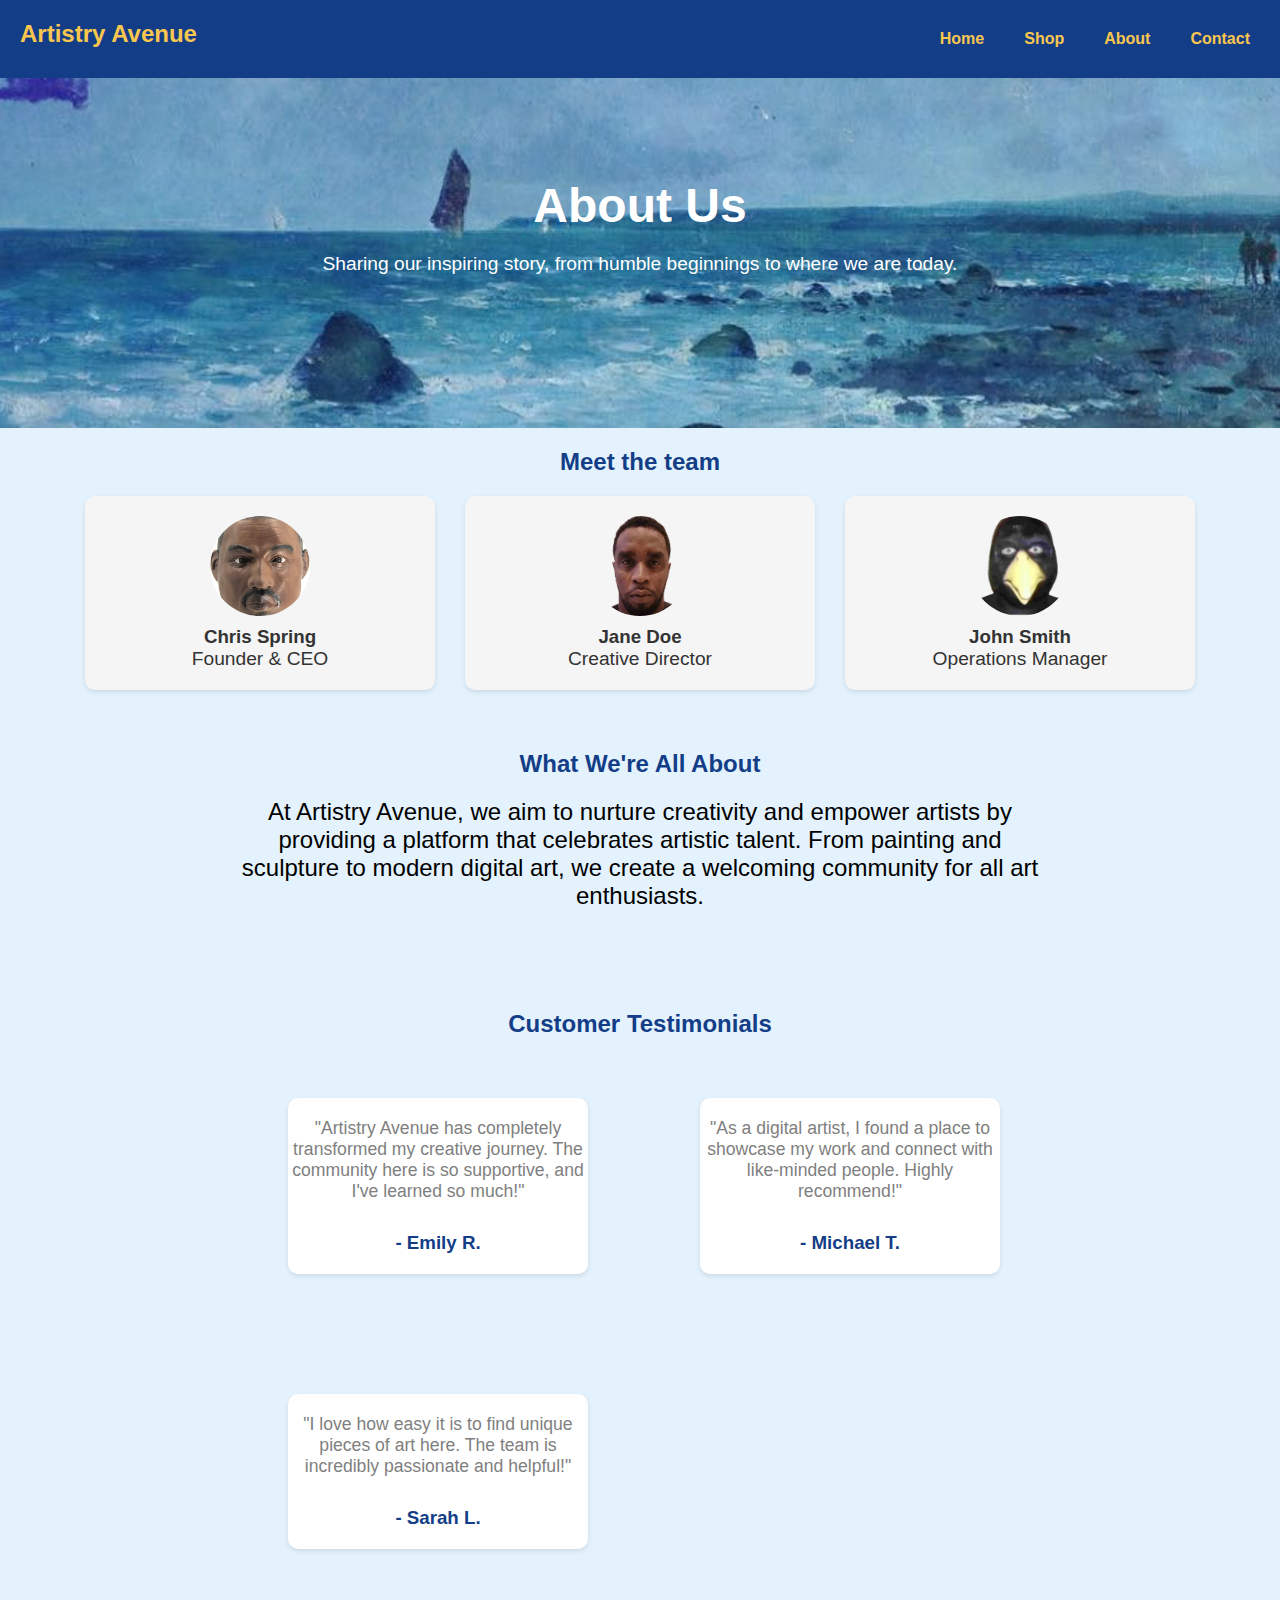
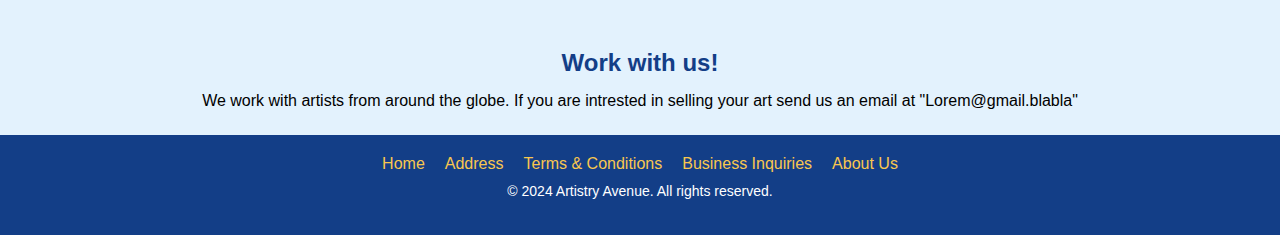
<file: Aboutus/aboutus.html>
<!DOCTYPE html>
<html lang="en">

<head>
    <meta charset="UTF-8">
    <meta name="viewport" content="width=device-width, initial-scale=1.0">
    <title>Document</title>
    <link rel="stylesheet" href="/firstpages/index.css">
    <link rel="icon" href="media/Snoopylogo.jpg">

</head>

<body>
    <div class="grid-container">

        <header>
            <div class="logo">Artistry Avenue</div>
            <nav>
                <ul>
                    <li><a href="/firstpages/index.html">Home</a></li>
                    <li><a href="/shops/shopping.html">Shop</a></li>
                    <li><a href="/Aboutus/aboutus.html">About</a></li>
                    <li><a href="#">Contact</a></li>
                </ul>
            </nav>
        </header>

        <main class="about-page">
            <section class="heroimage">
                <h1>About Us</h1>
                <p>Sharing our inspiring story, from humble beginnings to where we are today.</p>
            </section>

            <p id="team">Meet the team</p>

            <div class="profile-section">
                <div class="profile-card">
                    <img src="/media/kanye.west.mask.jpg" alt="Chris Spring">
                    <h3>Chris Spring</h3>
                    <p>Founder & CEO</p>
                </div>
                <div class="profile-card">
                    <img src="/media/diddyremovedbackground.png" alt="Jane Doe">
                    <h3>Jane Doe</h3>
                    <p>Creative Director</p>
                </div>
                <div class="profile-card">
                    <img src="/media/jagglumremovedbackground.png" alt="John Smith">
                    <h3>John Smith</h3>
                    <p>Operations Manager</p>
                </div>
            </div>

            <section class="what-we-do">
                <h2>What We're All About</h2>
                <p>
                    At Artistry Avenue, we aim to nurture creativity and empower artists by providing a platform that
                    celebrates artistic talent.
                    From painting and sculpture to modern digital art, we create a welcoming community for all art
                    enthusiasts.
                </p>
            </section>

            <section class="testimonials">
                <h2>Customer Testimonials</h2>
                <div class="testimonial-section">
                    <div class="testimonial-card">
                        <p>"Artistry Avenue has completely transformed my creative journey. The community here is so
                            supportive, and I've learned so much!"</p>
                        <h3>- Emily R.</h3>
                    </div>
                    <div class="testimonial-card">
                        <p>"As a digital artist, I found a place to showcase my work and connect with like-minded
                            people.
                            Highly recommend!"</p>
                        <h3>- Michael T.</h3>
                    </div>
                    <div class="testimonial-card">
                        <p>"I love how easy it is to find unique pieces of art here. The team is incredibly passionate
                            and
                            helpful!"</p>
                        <h3>- Sarah L.</h3>
                    </div>
                </div>
            </section>
        </main>

        <h1 id="information-title">Work with us!</h1>
        <p class="information"> We work with artists from around the globe. If you are intrested in selling your art
            send us an email at "Lorem@gmail.blabla"</p>
        <footer class="footer">
            <ul>
                <li><a href="#">Home</a></li>
                <li><a href="#">Address</a></li>
                <li><a href="#">Terms & Conditions</a></li>
                <li><a href="#">Business Inquiries</a></li>
                <li><a href="#">About Us</a></li>
            </ul>
            <p>&copy; 2024 Artistry Avenue. All rights reserved.</p>
        </footer>
    </div>

</body>

</html>
</file>
<file: firstpages/index.css>
* {
    margin: 0;
    padding: 0;
    box-sizing: border-box;
    font-family: Arial, Helvetica, sans-serif;
}


body {
    background-color: #E3F2FD;
    color: #333;
}

.grid-container {
    display: grid;
    grid-template-areas:
        "navbar"
        "header"
        "content"
        "aside"
        "footer";
    grid-template-rows: auto 1fr auto auto;
    min-height: 100vh;
    background-color: #E3F2FD;
}

/* Header styles */
header {
    display: flex;
    justify-content: space-between;
    padding: 20px;
    font-size: 16;
    background-color: #133E87;
    box-shadow: 0 2px 5px rgba(0, 0, 0, 0.1);
    color: #f9c74f
}

header .logo {
    font-size: 24px;
    font-weight: bold;

}

header nav ul {
    list-style-type: none;
    display: flex;
    gap: 20px;
}

header nav ul li {
    padding: 10px;
}

header nav ul li a {
    text-decoration: none;
    color: #f9c74f;
    font-size: 16px;
    font-weight: bold;
    position: relative;
}

header nav ul li a::after {
    content: '';
    position: absolute;
    left: 0;
    bottom: 0;
    width: 0;
    height: 2px;
    background: #ffffff;
    transition: width 0.5s ease;

}


header nav ul li a:hover::after {
    width: 100%;
}

.hero {
    background-image: url('/media/snoopy-starry-night-art-lil-boy.jpg');
    background-size: cover;
    background-position: center;
    background-color: #333;
    background-size: 1050px;
    color: #fff;
    text-align: center;
    padding: 100px 20px;
}

.hero h1 {
    font-size: 48px;
    margin-bottom: 20px;
}

.hero p {
    font-size: 18px;
    margin-bottom: 30px;
}

.hero .cta-button {
    background-color: #ff6f61;
    color: #fff;
    border: none;
    padding: 12px 20px;
    font-size: 16px;
    cursor: pointer;
    border-radius: 5px;
    text-decoration: none;

}

.hero .cta-button:hover {
    background-color: #ff4c3b;
    transform: scale(1.05);

}


.product-gallery {
    padding: 40px 20px;
    text-align: center;
}

.product-gallery h2 {
    font-size: 36px;
    margin-bottom: 20px;
}

.gallery {
    display: grid;
    grid-template-columns: repeat(3, 1fr);
    gap: 20px;
}

.product {
    background-color: #fff;
    border: 1px solid #ddd;
    padding: 20px;
    text-align: center;
    border-radius: 8px;
}

.product img {
    width: 25%;
    height: 100px;
    border-radius: 8px;
}

.product h3 {
    font-size: 18px;
    margin-top: 10px;
}

.product p {
    font-size: 16px;
    margin-top: 5px;
}

.product .buy-button {
    background-color: #ff6f61;
    color: #fff;
    border: none;
    padding: 10px 15px;
    font-size: 16px;
    cursor: pointer;
    margin-top: 15px;
    border-radius: 4px;
}

.product .buy-button:hover {
    background-color: #ff4c3b;
    transform: scale(1.05);
    transition: all 0.5 ease;
}



.footer {
    grid-area: footer;
    background-color: #133E87;
    color: white;
    text-align: center;
    padding: 10px;
    height: 100px;
}

.footer ul {
    display: flex;
    list-style: none;
    justify-content: center;
    padding: 0;
    margin: 10px 0;
}

.footer ul li {
    margin: 0 10px;
}

.footer ul li a {
    color: #f9c74f;
    text-decoration: none;
}

.footer ul li a:hover {
    color: black;
}

.footer p {
    font-size: 14px;
    margin-top: 10px;
}




#team {
    padding-top: 20px;
    text-align: center;
    font-size: 1.5em;
    font-weight: bold;
    color: #133E87;

}

.heroimage {
    background-image: url('/media/Antique-Painting-Eduard-Fischer_sfa31__45155.jpg');
    background-size: cover;
    background-position: center;
    background-color: grey;
    background-size: 1900px;
    color: #fff;
    text-align: center;
    padding: 100px 20px;
    height: 350px;

}

.heroimage h1 {
    font-size: 3em;
    margin-bottom: 10px;
    text-align: center;
}

.heroimage p {
    font-size: 1.2em;
    padding-top: 10px;
}

.profile-section {
    display: grid;
    grid-template-columns: repeat(auto-fit, minmax(250px, 350px));
    gap: 30px;
    padding-top: 20px;
    justify-content: center;
}

.profile-card {
    background-color: whitesmoke;
    text-align: center;
    padding: 20px;
    border-radius: 10px;
    box-shadow: 0 2px 5px rgba(0, 0, 0, 0.1);
    display: grid;
    grid-template-rows: auto auto auto;
    justify-items: center;
}

.profile-card img {
    width: 100px;
    height: 100px;
    border-radius: 50%;
    object-fit: cover;
    margin-bottom: 10px;
}

.profile-card p {
    font-size: 1.2em;
}

.what-we-do {
    text-align: center;
    padding-top: 10px;
    padding: 40px 20px;
    margin: 20px;
    border-radius: 10px;

}

.what-we-do h2 {
    color: #133E87;
    margin-bottom: 20px;
}

.what-we-do p {
    font-size: 1.5em;
    max-width: 800px;
    margin: 0 auto;
    color: black;
}

.testimonials {
    text-align: center;
    padding: 40px 20px;
    margin: 20px 0;
}

.testimonials h2 {
    color: #133E87;
    margin-bottom: 20px;
}

.testimonial-section {
    display: grid;
    grid-template-columns: repeat(auto-fit, minmax(200px, 1fr));
    gap: 120px;
    justify-content: center;
    padding: 40px 20px;
    margin-left: 20%;
    margin-right: 20%;

}

.testimonial-card {
    align-items: start;
    display: grid;
    grid-template-columns: repeat(auto-fit, minmax(300px, 1fr));
    gap: 20px;
    justify-content: center;
    padding-top: 20px;
    background-color: #ffffff;
    text-align: center;
    padding: 20px;
    border-radius: 10px;
    box-shadow: 0 2px 5px rgba(0, 0, 0, 0.1);
    width: 300px;
}

.testimonial-card p {
    font-size: 1.1em;
    color: grey;
    margin-bottom: 10px;
}

.testimonial-card h3 {
    color: #133E87;
    font-weight: bold;
}

.information {

    text-align: center;
    margin-top: 15px;
    margin-bottom: 25px;
    color: black;
}

#information-title {
    text-align: center;
    font-size: 1.5em;
    color: #133E87;
    font-weight: bold;
}

img#picture {
    height: 90px;
    width: 115px;
    margin-right: 20px;
    border-radius: 50%;
}

img#aboutsnoopy {
    float: right 20px;
}


.content {
    grid-area: content;
    display: flex;
    padding: 20px;
    gap: 20px;
}

.product-grid {
    display: grid;
    grid-template-columns: repeat(2, 1fr);
    gap: 20px;
    flex-grow: 1;
    width: 200px;
    height: 1000px
}

.product {
    background-color: #f4f4f4;
    padding: 20px;
    border: 1px solid #ddd;
    text-align: center;
    font-weight: bold;
    transition: box-shadow 0.3s;
}

.product:hover {
    box-shadow: 0px 4px 10px rgba(0, 0, 0, 0.2);
}

.product img {
    height: auto;
    border-radius: 8px;
}


.aside {
    grid-area: aside;
    max-width: 100%;
    background-color: #f9f9f9;
    padding: 20px;
    border: 1px solid #ddd;
    max-width: 250px;
    margin-left: auto;
    max-height: 550px;
}
</file>
